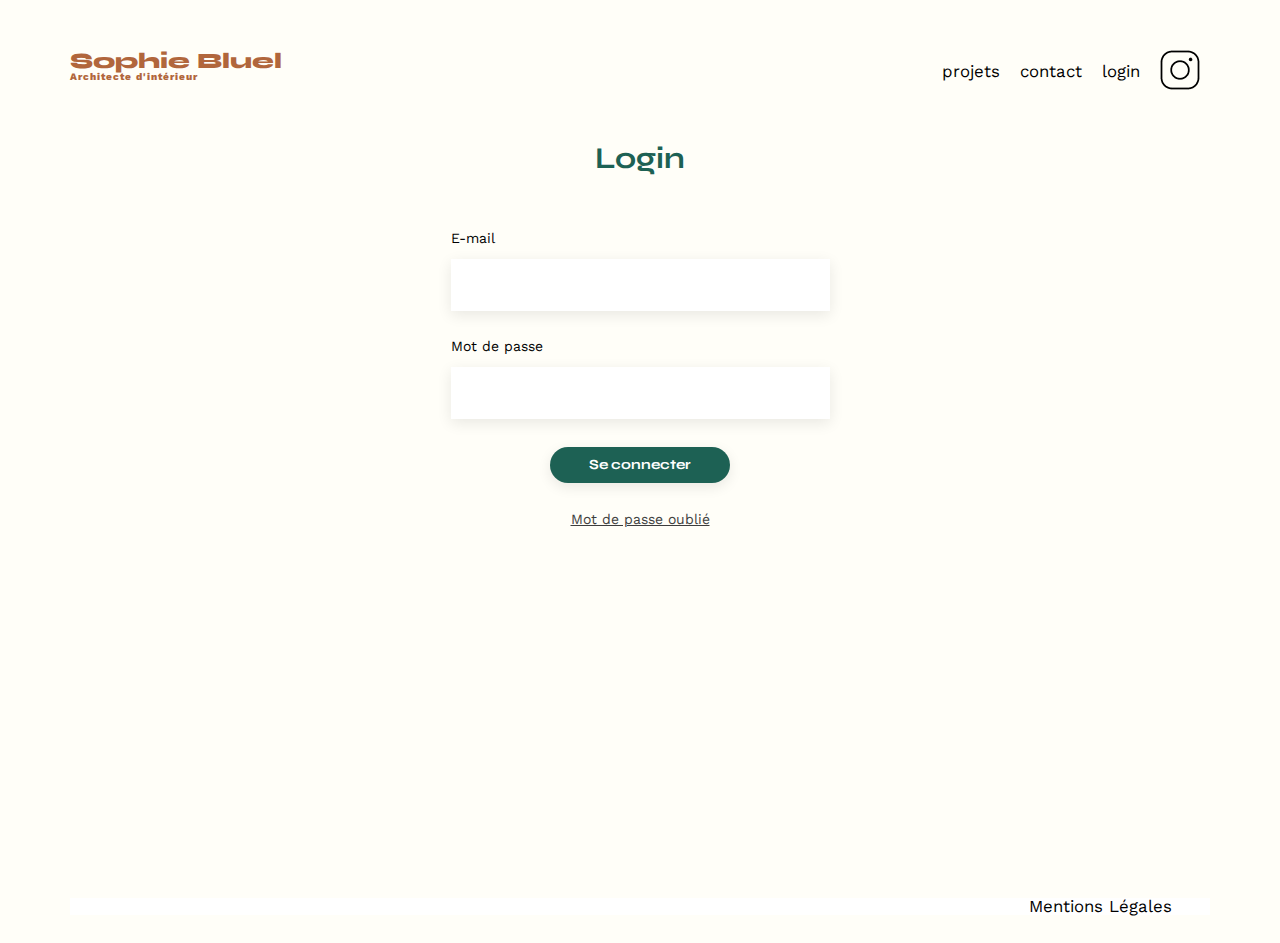
<file: login.html>
<!DOCTYPE html>
<html lang="fr">

<head>
	<meta charset="UTF-8">
	<title>Sophie Bluel - Architecte d'intérieur</title>
	<meta name="viewport" content="width=device-width, initial-scale=1.0">
	<link rel="preconnect" href="https://fonts.googleapis.com">
	<link rel="preconnect" href="https://fonts.gstatic.com" crossorigin>
	<link href="https://fonts.googleapis.com/css2?family=Syne:wght@700;800&family=Work+Sans&display=swap"
		rel="stylesheet">
	<meta name="description" content="">
	<link rel="stylesheet" href="./assets/style.css">
	<script type="module" src="login.js"></script>
</head>

<body>

	<header>
		<h1>Sophie Bluel <span>Architecte d'intérieur</span></h1>
		<nav>
			<ul>
				<li><a href="index.html">projets</a></li>
				<li>contact</li>
				<li><a href="login.html">login</a></li>
				<li><img src="./assets/icons/instagram.png" alt="Instagram"></li>
			</ul>
		</nav>
	</header>

	<main>

		<section id="login">
			<h2>Login</h2>
			<form action="#" method="post" id="loginForm">

				<label for="email">E-mail</label>
				<input type="email" name="email" id="email">

				<label for="password">Mot de passe</label>
				<input type="password" name="password" id="password">
				
				<input type="submit" value="Se connecter">

				<a href="#">Mot de passe oublié</a>

				<!-- Élément pour afficher le message d'erreur -->
				<p id="errorMessage" style="color: red; display: none;"></p>

			</form>
		</section>

	</main>

	<footer>
		<nav>
			<ul>
				<li>Mentions Légales</li>
			</ul>
		</nav>
	</footer>

</body>

</html>
</file>
<file: assets/style.css>
/* http://meyerweb.com/eric/tools/css/reset/
   v2.0 | 20110126
   License: none (public domain)
*/

html,
body,
div,
span,
applet,
object,
iframe,
h1,
h2,
h3,
h4,
h5,
h6,
p,
blockquote,
pre,
a,
abbr,
acronym,
address,
big,
cite,
code,
del,
dfn,
em,
img,
ins,
kbd,
q,
s,
samp,
small,
strike,
strong,
sub,
sup,
tt,
var,
b,
u,
i,
center,
dl,
dt,
dd,
ol,
ul,
li,
fieldset,
form,
label,
legend,
table,
caption,
tbody,
tfoot,
thead,
tr,
th,
td,
article,
aside,
canvas,
details,
embed,
figure,
figcaption,
footer,
header,
hgroup,
menu,
nav,
output,
ruby,
section,
summary,
time,
mark,
audio,
video {
	margin: 0;
	padding: 0;
	border: 0;
	font-size: 100%;
	font: inherit;
	vertical-align: baseline;
}

/* HTML5 display-role reset for older browsers */
article,
aside,
details,
figcaption,
figure,
footer,
header,
hgroup,
menu,
nav,
section {
	display: block;
}

body {
	line-height: 1;
}

ol,
ul {
	list-style: none;
}

blockquote,
q {
	quotes: none;
}

blockquote:before,
blockquote:after,
q:before,
q:after {
	content: '';
	content: none;
}

table {
	border-collapse: collapse;
	border-spacing: 0;
}

/** end reset css**/
body {
	max-width: 1140px;
	margin: auto;
	font-family: 'Work Sans';
	font-size: 14px;
	background-color: #FFFEF8;

}

header {
	display: flex;
	justify-content: space-between;
	margin: 50px 0
}

header a {
	text-decoration: none;
	color: black;
}

section {
	margin: 50px 0
}

h1 {
	display: flex;
	flex-direction: column;
	font-family: 'Syne';
	font-size: 22px;
	font-weight: 800;
	color: #B1663C
}

h1>span {
	font-family: 'Work Sans';
	font-size: 10px;
	letter-spacing: 0.1em;
	;
}

h2 {
	font-family: 'Syne';
	font-weight: 700;
	font-size: 30px;
	color: #1D6154
}

nav ul {
	display: flex;
	align-items: center;
	list-style-type: none;

}

nav li {
	padding: 0 10px;
	font-size: 1.2em;
}

li:hover {
	color: black;
	font-weight: 700;
}

li a:hover {
	color: black;
	font-weight: 700;
}

/* li a:focus {
	color: red;
	font-weight: 700;
} */


#introduction {
	display: flex;
	align-items: center;
}

#introduction figure {
	flex: 1
}

#introduction img {
	display: block;
	margin: auto;
	width: 80%;
}

#introduction article {
	flex: 1
}

#introduction h2 {
	margin-bottom: 1em;
}

#introduction p {
	margin-bottom: 0.5em;
}

#portfolio h2 {
	text-align: center;
	/* margin-bottom: 1em; */
}

.gallery {
	width: 100%;
	display: grid;
	grid-template-columns: 1fr 1fr 1fr;
	grid-column-gap: 20px;
	grid-row-gap: 20px;
	justify-items: center;
}

.gallery img {
	width: 305px;
	/* largeur fixe */
	height: 407px;
	/* hauteur fixe */
	object-fit: cover;
}

#contact {
	width: 50%;
	margin: auto;
}

#contact>* {
	text-align: center;

}

#contact h2 {
	margin-bottom: 20px;
}

#contact form {
	text-align: left;
	margin-top: 30px;
	display: flex;
	flex-direction: column;
}

#contact input {
	height: 50px;
	font-size: 1.2em;
	border: none;
	box-shadow: 0px 4px 14px rgba(0, 0, 0, 0.09);
}

#contact label {
	margin: 2em 0 1em 0;
}

#contact textarea {
	border: none;
	box-shadow: 0px 4px 14px rgba(0, 0, 0, 0.09);
}

input[type="submit"] {
	font-family: 'Syne';
	font-weight: 700;
	color: white;
	background-color: #1D6154;
	margin: 2em auto;
	width: 180px;
	text-align: center;
	border-radius: 60px;
}

input[type="submit"]:hover {
	background-color: #0E2F28;
}

footer nav ul {
	display: flex;
	justify-content: flex-end;
	margin: 2em
}


.boutonsFiltre {
	display: flex;
	justify-content: center;
	/* Centre horizontalement les boutons */
	align-items: center;
	/* Centre verticalement les boutons (si le div a une hauteur fixe) */
	width: 100%;
	/* Largeur de 100% pour le div */
	margin-top: 60px;
	margin-bottom: 50px;

}

.boutonFiltre {
	margin: 0 10px;
	/* Espace entre les boutons */
	height: 38px;
	padding: 10px 20px;
	font-size: 16px;
	cursor: pointer;
	font-weight: 700;
	border: 1px solid #1D6154;
	border-radius: 60px;
	background-color: white;
	color: #1D6154;
	font-family: 'Syne';
}

.boutonFiltre:hover {
	background-color: #1D6154;
	color: #FFFFFF;

}

.boutonFiltreActive {
	background-color: #1D6154;
	color: #FFFFFF;
}

/* Login */

#login {
	width: 379px;
	margin: auto;
}

#login h2 {
	margin-bottom: 20px;
}

#login>* {
	text-align: center;
}

#login form {
	text-align: left;
	margin-top: 30px;
	display: flex;
	flex-direction: column;
}

#login label {
	margin: 2em 0 1em 0;
}

#login input {
	height: 50px;
	font-size: 1.2em;
	border: none;
	box-shadow: 0px 4px 14px rgba(0, 0, 0, 0.09);
}

#login a {
	color: #3D3D3D;
	text-align: center;
	line-height: 16.42px;
}



#login input[type="submit"] {
	font-size: 14px;
	height: 36px;
}

footer {
	background-color: white;
	margin-top: 371px;
}


/* --- MODALE -------------------------------------------------------------------- */


/* Style pour la modale */
.modal {
	display: none;
	/* Masquée par défaut */
	position: fixed;
	z-index: 1;
	/* Au-dessus du contenu de la page */
	left: 0;
	top: 0;
	width: 100%;
	height: 100%;
	background-color: rgba(0, 0, 0, 0.5);
	/* Fond semi-transparent */
}

/* Contenu de la modale */
.modal-content {
	background-color: #fff;
	margin: 3% auto;
	padding: 20px;
	border-radius: 8px;
	width: 80%;
	max-width: 630px;
	text-align: center;
}

.modal-content #buttonsBar {
	background-color: red;
}


/* Bouton de fermeture */
.modal-content #buttonsBar .close-btn {
	color: black;
	float: right;
	font-size: 28px;
	font-weight: bold;
	cursor: pointer;
}

.modal-content #buttonsBar .previous-btn {
	color: black;
	float: left;
	font-size: 26px;
	font-weight: bold;
	cursor: pointer;
	display: none;
}

.modal-content h2 {
	color: black;
	font-size: 26px;
	font-weight: 400;
	font-family: 'work sans';
	line-height: 30px;
	margin: 50px 0 50px 0;
}

.modal-content hr {
	margin: 70px 0 0px 0;
}


.modal-content #photosGalleryModal {
	padding: 0 70px 0 70px;
}

#photosGallery {
	width: 90%;
	margin: 0 25px;
	display: grid;
	grid-template-columns: 1fr 1fr 1fr 1fr 1fr;
	grid-column-gap: 0px;
	grid-row-gap: 30px;
}

#photosGallery figure {
	position: relative;
	display: inline-block;
}

#photosGallery img {
	width: 77px;
	/* largeur fixe */
	height: 103px;
	/* hauteur fixe */
	object-fit: cover;
}

#photosGallery .delete-button {
	position: absolute;
	top: 5px;
	right: 11px;
	background-color: black;
	border: none;
	color: white;
	font-size: 16px;
	padding: 5px;
	border-radius: 15%;
	cursor: pointer;
	display: flex;
	align-items: center;
	justify-content: center;
}

#photosGallery .delete-button:hover {
	background-color: gray
}


.photoAddButton {
	margin: 38px 0 19px 0;
	height: 38px;
	padding: 9px 20px;
	font-size: 14px;
	cursor: pointer;
	font-weight: 700;
	border: 1px solid #1D6154;
	border-radius: 60px;
	background-color: #1D6154;
	color: white;
	font-family: 'Syne';
}

.photoAddButton:hover {
	background-color: white;
	color: #1D6154;
}

#addPhotoModal {
	display: none;
	padding: 0 105px 0 105px;
}



#addPhotoModal form {
	text-align: left;
	margin-top: 30px;
	display: flex;
	flex-direction: column;
}

#addPhotoModal label {
	margin: 2em 0 1em 0;
}

#addPhotoModal select {
	height: 50px;
	font-size: 1.2em;
	border: none;
	box-shadow: 0px 4px 14px rgba(0, 0, 0, 0.09);
	background: white;
}

#addPhotoModal input {
	height: 50px;
	font-size: 1.2em;
	border: none;
	box-shadow: 0px 4px 14px rgba(0, 0, 0, 0.09);
}

#addPhotoModal input:disabled {
	background-color: #cccccc;
	color: #666666;
	cursor: not-allowed;
	opacity: 0.6;
}


#addPhotoModal #divAddPhoto {
	background-color: #E8F1F6;
	width: 420px;
	height: 169px;
	margin: auto;
	display: flex;
	flex-direction: column;
	justify-content: center;
	align-items: center;
	gap: 10px;
}


#addPhotoModal #divAddPhoto span {
	font-size: 10px;
	font-weight: 400;
	color: #444444;
}

#addPhotoModal #divAddPhoto img {
	height: 100%;
	display: none;
}

#addPhotoModal #divAddPhoto label {
	margin: 0px;
	margin: 0 10px;
	padding: 10px 20px;
	font-size: 14px;
	cursor: pointer;
	font-weight: 500;
	border: none;
	border-radius: 60px;
	background-color: #CBD6DC;
	color: #306685;
	font-family: 'Syne';
	width: 133px;
}

/* Effet au survol */
#addPhotoModal #divAddPhoto label:hover {
	background-color: #bbb;
	/* Légèrement plus foncé au survol */
}

#addPhotoModal .iconImg {
	font-size: 76px;
	color: #B9C5CC;
}

#imageFile {
	display: none;
}


/* ------------------------------------------------------------------------------------- */

#changeButton {
	display: none;
	/* display: flex; */
	align-items: center;
	padding: 0 0 0 30px;
	border: none;
	background: none;
	border-radius: 4px;
	cursor: pointer;
}

#changeButtonIcon {
	font-size: 16px;
	color: black;
	margin-left: 30px;
}

#divTitleButton {
	display: flex;
	justify-content: center;
	align-items: center;
	margin-bottom: 80px;
}

#editionMode {
	height: 59px;
	background: black;
	color: white;
	text-align: center;
	display: none;
	justify-content: center;
	align-items: center;
	font-size: 16px;
}
</file>
